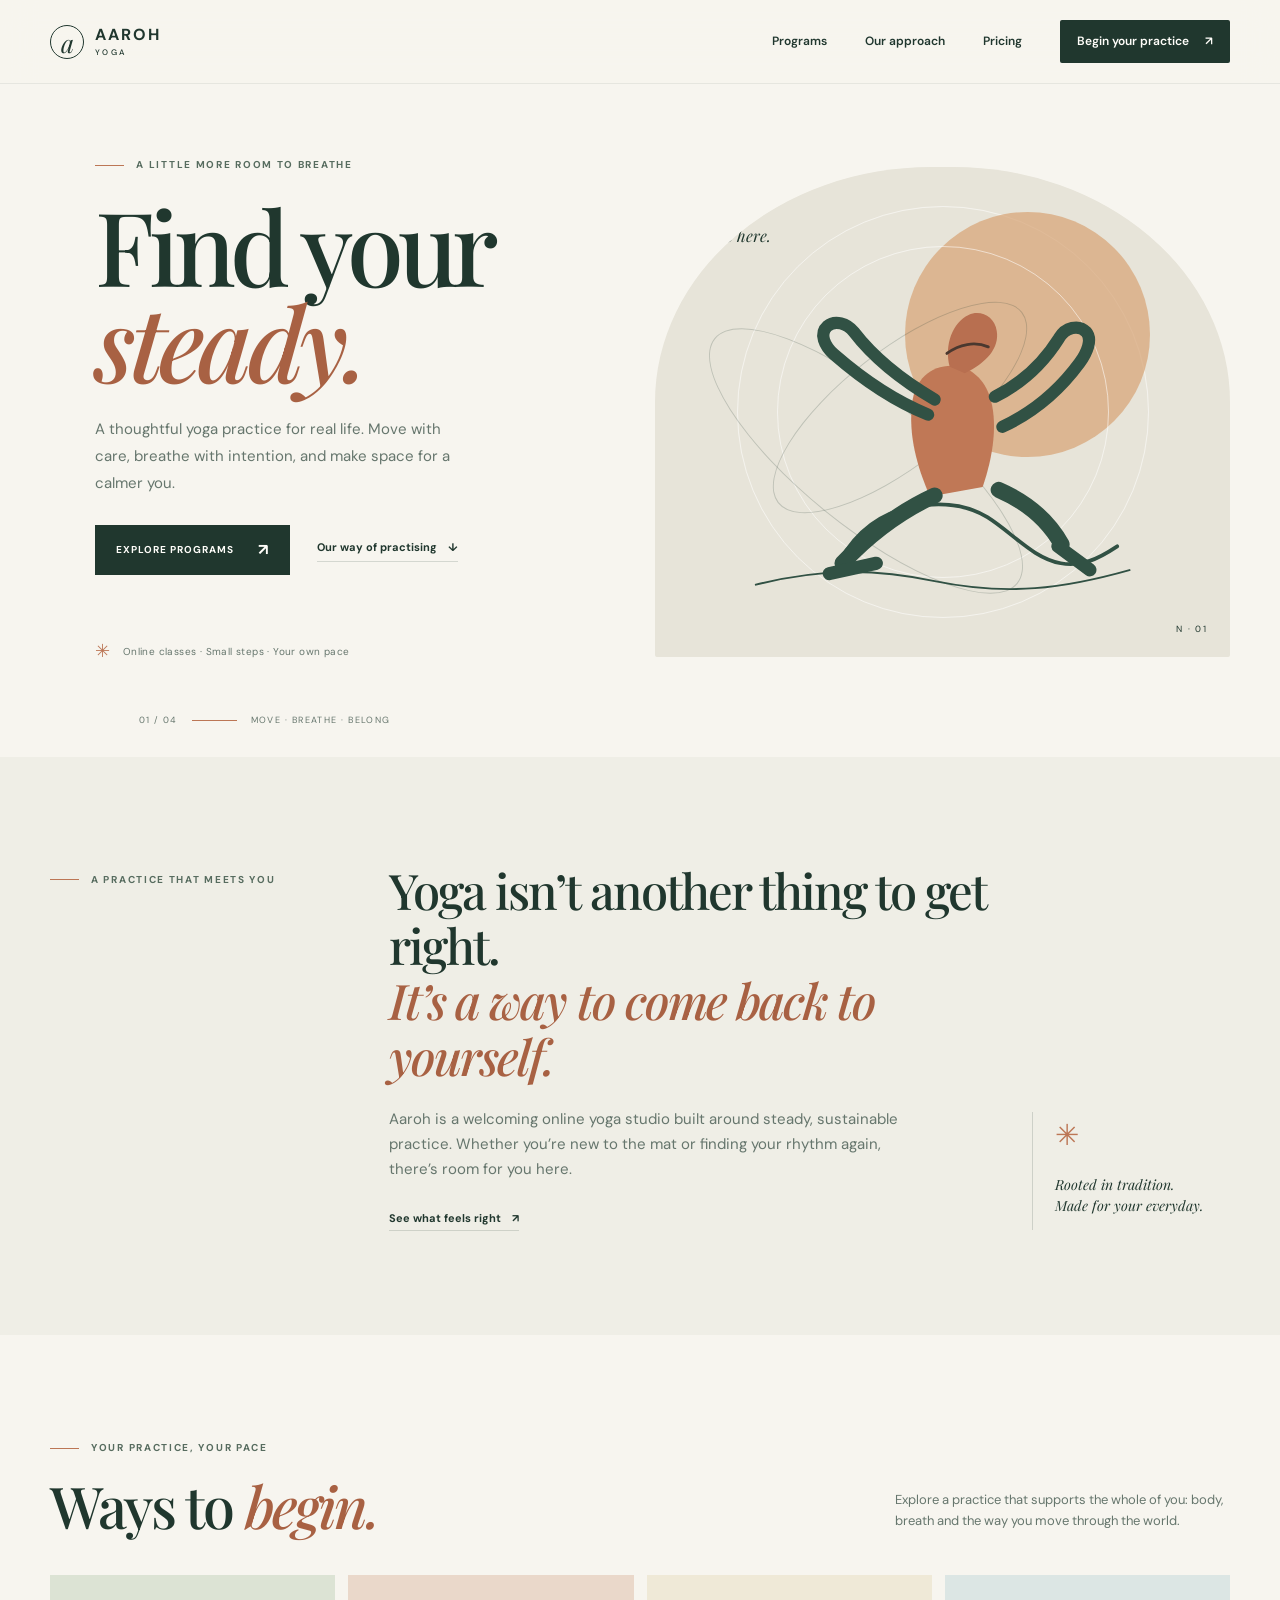
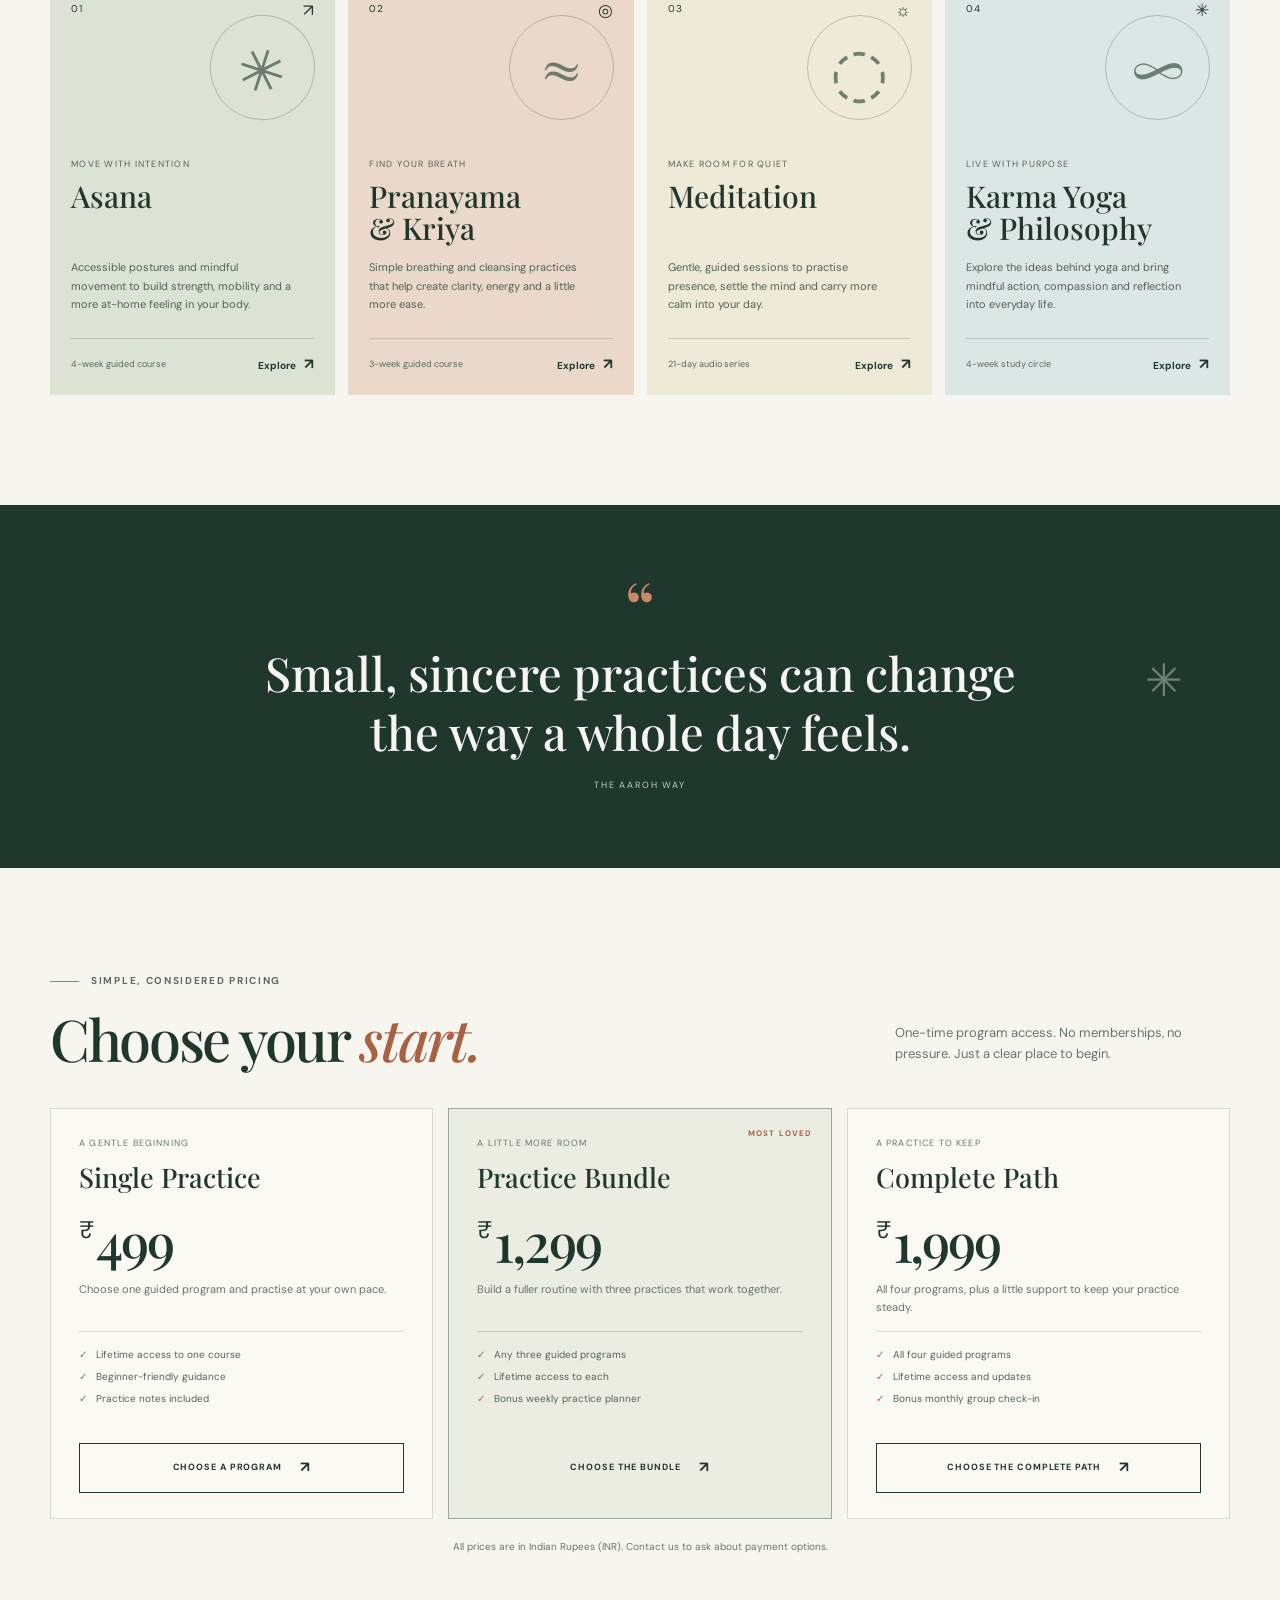
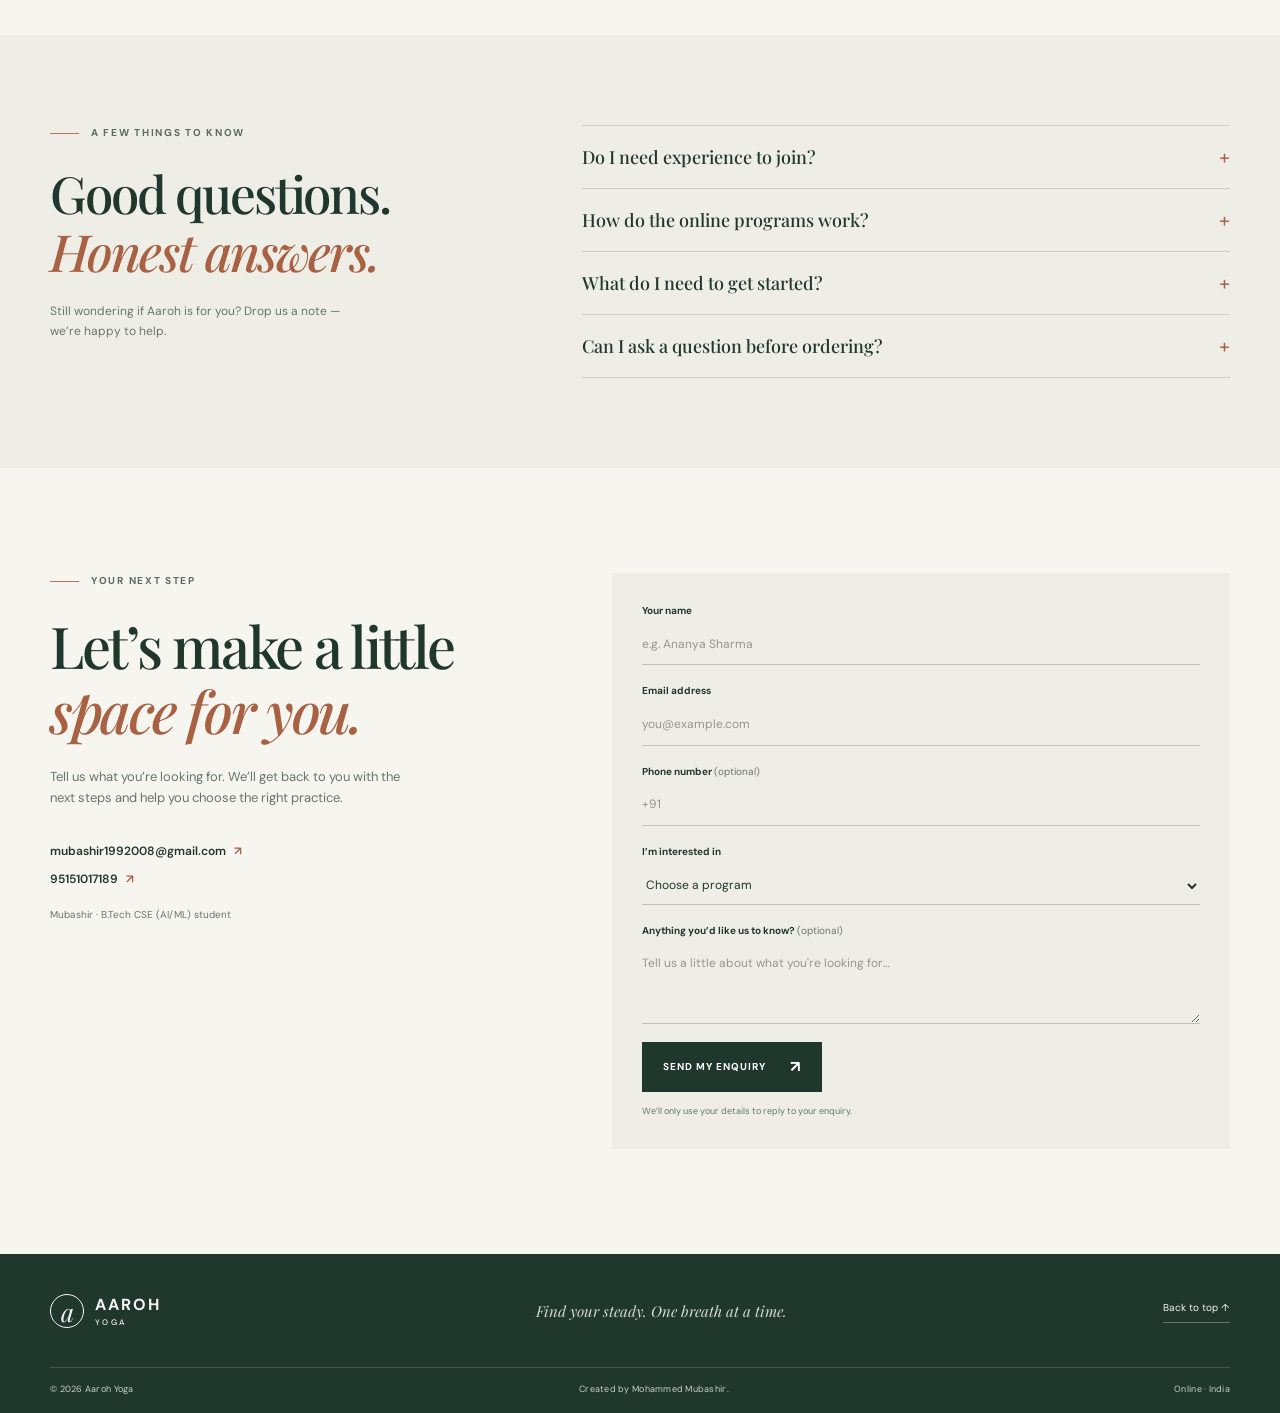
<file: index.html>
<!doctype html>
<html lang="en"><head><meta charset="utf-8"><meta name="viewport" content="width=device-width, initial-scale=1"><meta name="theme-color" content="#f7f5ef"><meta name="description" content="Thoughtful online yoga programs in asana, pranayama, kriya, meditation and karma yoga philosophy."><title>Aaroh Yoga — Find your steady</title><link rel="preconnect" href="https://fonts.googleapis.com"><link rel="preconnect" href="https://fonts.gstatic.com" crossorigin><link href="https://fonts.googleapis.com/css2?family=DM+Sans:wght@400;500;600;700&family=Playfair+Display:wght@500;600;700&display=swap" rel="stylesheet"><link rel="stylesheet" href="styles.css"></head>
<body><a class="skip-link" href="#main">Skip to content</a><header class="site-header"><nav class="nav wrap" aria-label="Main navigation"><a class="brand" href="#home"><span class="brand-mark">a</span><span>AAROH<span class="brand-sub">YOGA</span></span></a><button class="menu-toggle" aria-expanded="false" aria-controls="nav-links" aria-label="Open navigation"><span></span><span></span></button><div class="nav-links" id="nav-links"><a href="#programs">Programs</a><a href="#approach">Our approach</a><a href="#pricing">Pricing</a><a href="#contact" class="nav-cta">Begin your practice <span>↗</span></a></div></nav></header>
<main id="main"><section class="hero wrap" id="home"><div class="hero-copy"><p class="eyebrow"><span class="eyebrow-line"></span>A little more room to breathe</p><h1>Find your<br><em>steady.</em></h1><p class="hero-text">A thoughtful yoga practice for real life. Move with care, breathe with intention, and make space for a calmer you.</p><div class="hero-actions"><a class="button button-dark" href="#programs">Explore programs <span>↗</span></a><a class="text-link" href="#approach">Our way of practising <span>↓</span></a></div><div class="hero-note"><span class="note-icon">✳</span><span>Online classes · Small steps · Your own pace</span></div></div><div class="hero-art" aria-label="Illustration of a person practising yoga at sunrise"><div class="sun"></div><div class="art-orbit orbit-one"></div><div class="art-orbit orbit-two"></div><svg class="yoga-figure" viewBox="0 0 460 500" aria-hidden="true"><path d="M31 424c67-17 124-18 191-4 78 16 137 8 208-12" fill="none" stroke="#315144" stroke-width="2"/><path d="M115 410c21-44 55-68 99-71 23-2 46 2 64 13 27 17 49 44 78 49 21 4 39-4 60-18" fill="none" stroke="#315144" stroke-width="4" stroke-linecap="round"/><path d="M217 330c-14-32-23-65-19-99 3-25 19-40 42-40 18 0 33 12 40 31 10 29 4 66-7 98" fill="#c07856"/><path d="M238 192c-6-23 3-47 20-55 13-6 28 2 30 17 3 18-11 34-34 45" fill="#b86f50"/><path d="M222 329c-39 18-69 41-98 72M290 323c30 13 52 31 67 58" fill="none" stroke="#315144" stroke-width="17" stroke-linecap="round"/><path d="M160 401l-50 11M353 383l34 25" fill="none" stroke="#315144" stroke-width="14" stroke-linecap="round"/><path d="M222 227c-34-20-63-42-86-72-7-9-20-13-28-6-9 8-3 21 7 30 31 27 63 49 100 64" fill="none" stroke="#315144" stroke-width="13" stroke-linecap="round"/><path d="M286 224c30-15 51-35 68-62 7-12 21-15 29-7 7 8 1 22-7 33-22 30-48 52-82 68" fill="none" stroke="#315144" stroke-width="13" stroke-linecap="round"/><path d="M235 178c13-10 30-13 44-7" fill="none" stroke="#4a382f" stroke-width="3" stroke-linecap="round"/></svg><span class="art-caption">Breathe in.<br>Breathe here.</span><span class="art-stamp">N · 01</span></div><div class="hero-bottom"><span>01 / 04</span><span class="bottom-rule"></span><span>Move · Breathe · Belong</span></div></section>
<section class="intro band" id="approach"><div class="wrap intro-grid"><p class="eyebrow"><span class="eyebrow-line"></span>A practice that meets you</p><div><h2>Yoga isn’t another thing to get right.<br><em>It’s a way to come back to yourself.</em></h2><p class="intro-body">Aaroh is a welcoming online yoga studio built around steady, sustainable practice. Whether you’re new to the mat or finding your rhythm again, there’s room for you here.</p><a class="text-link" href="#programs">See what feels right <span>↗</span></a></div><div class="intro-aside"><span class="big-asterisk">✳</span><p>Rooted in tradition.<br>Made for your everyday.</p></div></div></section>
<section class="programs section wrap" id="programs"><div class="section-head"><div><p class="eyebrow"><span class="eyebrow-line"></span>Your practice, your pace</p><h2>Ways to <em>begin.</em></h2></div><p class="section-intro">Explore a practice that supports the whole of you: body, breath and the way you move through the world.</p></div><div class="program-grid">
<article class="program-card card-olive"><div class="card-top"><span class="card-number">01</span><span class="card-icon">↗</span></div><div class="line-art pose-one">✳</div><p class="card-kicker">Move with intention</p><h3>Asana</h3><p>Accessible postures and mindful movement to build strength, mobility and a more at-home feeling in your body.</p><div class="card-foot"><span>4-week guided course</span><button class="choose-program" data-program="Asana Foundations">Explore <span>↗</span></button></div></article>
<article class="program-card card-clay"><div class="card-top"><span class="card-number">02</span><span class="card-icon">◎</span></div><div class="line-art pose-two">≈</div><p class="card-kicker">Find your breath</p><h3>Pranayama<br>&amp; Kriya</h3><p>Simple breathing and cleansing practices that help create clarity, energy and a little more ease.</p><div class="card-foot"><span>3-week guided course</span><button class="choose-program" data-program="Pranayama & Kriya">Explore <span>↗</span></button></div></article>
<article class="program-card card-sand"><div class="card-top"><span class="card-number">03</span><span class="card-icon">☼</span></div><div class="line-art pose-three">◌</div><p class="card-kicker">Make room for quiet</p><h3>Meditation</h3><p>Gentle, guided sessions to practise presence, settle the mind and carry more calm into your day.</p><div class="card-foot"><span>21-day audio series</span><button class="choose-program" data-program="Meditation & Mindfulness">Explore <span>↗</span></button></div></article>
<article class="program-card card-blue"><div class="card-top"><span class="card-number">04</span><span class="card-icon">✳</span></div><div class="line-art pose-four">∞</div><p class="card-kicker">Live with purpose</p><h3>Karma Yoga<br>&amp; Philosophy</h3><p>Explore the ideas behind yoga and bring mindful action, compassion and reflection into everyday life.</p><div class="card-foot"><span>4-week study circle</span><button class="choose-program" data-program="Karma Yoga & Philosophy">Explore <span>↗</span></button></div></article></div></section>
<section class="quote-section"><div class="wrap quote-inner"><span class="quote-mark">“</span><blockquote>Small, sincere practices can change the way a whole day feels.</blockquote><p>THE AAROH WAY</p><span class="quote-flower">✳</span></div></section>
<section class="pricing section wrap" id="pricing"><div class="section-head"><div><p class="eyebrow"><span class="eyebrow-line"></span>Simple, considered pricing</p><h2>Choose your <em>start.</em></h2></div><p class="section-intro">One-time program access. No memberships, no pressure. Just a clear place to begin.</p></div><div class="price-grid"><article class="price-card"><span class="price-label">A gentle beginning</span><h3>Single Practice</h3><p class="price-value"><span>₹</span>499</p><p class="price-desc">Choose one guided program and practise at your own pace.</p><ul><li>Lifetime access to one course</li><li>Beginner-friendly guidance</li><li>Practice notes included</li></ul><button class="button button-outline choose-program" data-program="Single Practice — choose one program">Choose a program <span>↗</span></button></article><article class="price-card price-featured"><span class="price-badge">MOST LOVED</span><span class="price-label">A little more room</span><h3>Practice Bundle</h3><p class="price-value"><span>₹</span>1,299</p><p class="price-desc">Build a fuller routine with three practices that work together.</p><ul><li>Any three guided programs</li><li>Lifetime access to each</li><li>Bonus weekly practice planner</li></ul><button class="button button-dark choose-program" data-program="Practice Bundle — choose 3 programs">Choose the bundle <span>↗</span></button></article><article class="price-card"><span class="price-label">A practice to keep</span><h3>Complete Path</h3><p class="price-value"><span>₹</span>1,999</p><p class="price-desc">All four programs, plus a little support to keep your practice steady.</p><ul><li>All four guided programs</li><li>Lifetime access and updates</li><li>Bonus monthly group check-in</li></ul><button class="button button-outline choose-program" data-program="Complete Path — all four programs">Choose the complete path <span>↗</span></button></article></div><p class="price-note">All prices are in Indian Rupees (INR). Contact us to ask about payment options.</p></section>
<section class="faq band"><div class="wrap faq-grid"><div><p class="eyebrow"><span class="eyebrow-line"></span>A few things to know</p><h2>Good questions.<br><em>Honest answers.</em></h2><p>Still wondering if Aaroh is for you? Drop us a note — we’re happy to help.</p></div><div class="faq-list"><details><summary>Do I need experience to join? <span>+</span></summary><p>No. Our programs are designed to welcome beginners and offer options so you can move at a pace that feels right.</p></details><details><summary>How do the online programs work? <span>+</span></summary><p>After we confirm your order, you’ll receive access details by email. You can practise from home and revisit your materials whenever you like.</p></details><details><summary>What do I need to get started? <span>+</span></summary><p>A comfortable space, a mat or soft floor, and a few minutes for yourself. Props are optional; a folded blanket or cushion can help.</p></details><details><summary>Can I ask a question before ordering? <span>+</span></summary><p>Absolutely. Use the form below, or email Mubashir directly at mubashir1992008@gmail.com.</p></details></div></div></section>
<section class="contact section wrap" id="contact"><div class="contact-copy"><p class="eyebrow"><span class="eyebrow-line"></span>Your next step</p><h2>Let’s make a little<br><em>space for you.</em></h2><p>Tell us what you’re looking for. We’ll get back to you with the next steps and help you choose the right practice.</p><div class="contact-details"><a href="mailto:mubashir1992008@gmail.com">mubashir1992008@gmail.com <span>↗</span></a><a href="tel:95151017189">95151017189 <span>↗</span></a><span class="contact-owner">Mubashir · B.Tech CSE (AI/ML) student</span></div></div><form class="contact-form" name="aaroh-enquiry" method="POST" data-netlify="true" netlify-honeypot="bot-field" action="/success.html"><input type="hidden" name="form-name" value="aaroh-enquiry"><p class="hidden"><label>Leave this empty: <input name="bot-field"></label></p><label for="name">Your name</label><input id="name" name="name" autocomplete="name" required placeholder="e.g. Ananya Sharma"><label for="email">Email address</label><input id="email" name="email" type="email" autocomplete="email" required placeholder="you@example.com"><label for="phone">Phone number <span class="optional">(optional)</span></label><input id="phone" name="phone" type="tel" autocomplete="tel" placeholder="+91"><label for="program">I’m interested in</label><select id="program" name="program" required><option value="" disabled selected>Choose a program</option><option>Asana Foundations</option><option>Pranayama &amp; Kriya</option><option>Meditation &amp; Mindfulness</option><option>Karma Yoga &amp; Philosophy</option><option>Single Practice — choose one program</option><option>Practice Bundle — choose 3 programs</option><option>Complete Path — all four programs</option><option>I have a question</option></select><label for="message">Anything you’d like us to know? <span class="optional">(optional)</span></label><textarea id="message" name="message" rows="3" placeholder="Tell us a little about what you're looking for…"></textarea><button class="button button-dark form-submit" type="submit">Send my enquiry <span>↗</span></button><p class="form-note">We’ll only use your details to reply to your enquiry.</p></form></section></main>
<footer class="footer"><div class="wrap footer-main"><a class="brand brand-light" href="#home"><span class="brand-mark">a</span><span>AAROH<span class="brand-sub">YOGA</span></span></a><p>Find your steady. One breath at a time.</p><a class="back-top" href="#home">Back to top ↑</a></div><div class="wrap footer-bottom"><span>© <span id="year">2026</span> Aaroh Yoga</span><span>Created by Mohammed Mubashir.</span><span>Online · India</span></div></footer><script src="script.js" defer></script></body></html>
</file>
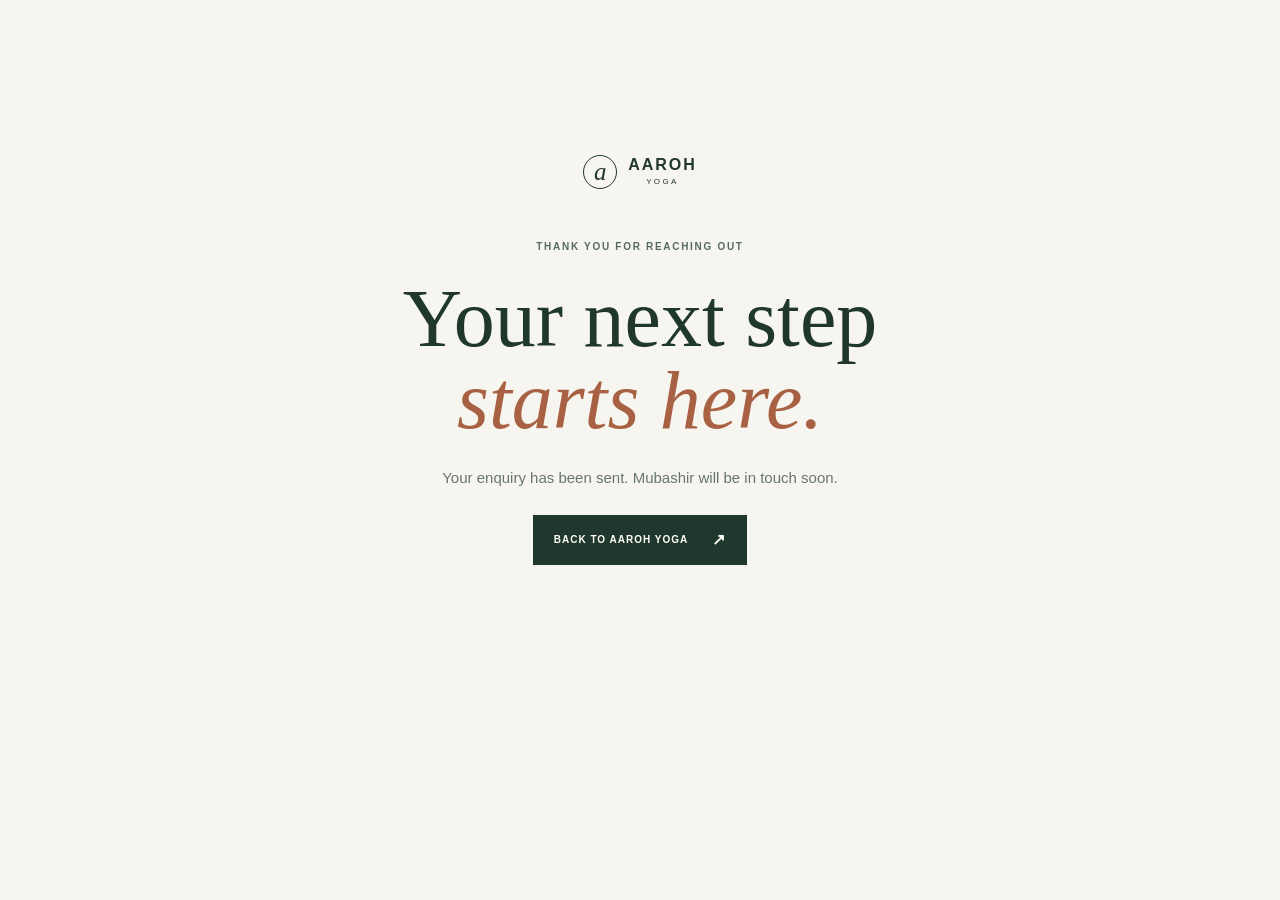
<file: success.html>
<!doctype html><html lang="en"><head><meta charset="utf-8"><meta name="viewport" content="width=device-width, initial-scale=1"><meta name="theme-color" content="#f7f5ef"><title>Enquiry received — Aaroh Yoga</title><link rel="stylesheet" href="styles.css"></head><body><main class="wrap success-page"><div><a class="brand" href="index.html"><span class="brand-mark">a</span><span>AAROH<span class="brand-sub">YOGA</span></span></a><p class="eyebrow success-eyebrow">Thank you for reaching out</p><h1>Your next step<br><em>starts here.</em></h1><p class="success-text">Your enquiry has been sent. Mubashir will be in touch soon.</p><a class="button button-dark" href="index.html">Back to Aaroh Yoga <span>↗</span></a></div></main></body></html>
</file>
<file: styles.css>
:root{--ink:#20372e;--muted:#66766d;--paper:#f7f5ef;--olive:#dce3d4;--clay:#ead8ca;--sand:#efe9d7;--blue:#dce6e4;--accent:#bc7655;--line:rgba(32,55,46,.16);--serif:'Playfair Display',Georgia,serif;--sans:'DM Sans',Arial,sans-serif}*{box-sizing:border-box}html{scroll-behavior:smooth;scroll-padding-top:90px}body{margin:0;color:var(--ink);background:var(--paper);font-family:var(--sans);font-size:15px;line-height:1.65}a{color:inherit;text-decoration:none}button,input,select,textarea{font:inherit}.wrap{width:min(1180px,calc(100% - 64px));margin-inline:auto}.skip-link{position:absolute;left:-9999px;top:8px;background:var(--ink);color:#fff;padding:10px 16px;z-index:30}.skip-link:focus{left:8px}.site-header{height:84px;position:sticky;top:0;z-index:20;background:rgba(247,245,239,.94);backdrop-filter:blur(16px);border-bottom:1px solid rgba(32,55,46,.08)}.nav{height:100%;display:flex;align-items:center;justify-content:space-between}.brand{display:inline-flex;align-items:center;gap:11px;font-size:16px;font-weight:700;letter-spacing:.12em;line-height:1}.brand-mark{width:34px;height:34px;display:grid;place-items:center;border:1px solid currentColor;border-radius:50%;font:italic 25px var(--serif);letter-spacing:0}.brand-sub{display:block;font-size:8px;letter-spacing:.3em;margin-top:5px;font-weight:500}.nav-links{display:flex;align-items:center;gap:38px;font-size:12px;font-weight:600}.nav-links>a:not(.nav-cta){transition:opacity .2s}.nav-links>a:hover,.text-link:hover{opacity:.65}.nav-cta{background:var(--ink);color:#fffefa;padding:12px 17px;border-radius:2px}.nav-cta span{margin-left:13px}.menu-toggle{display:none}.hero{min-height:620px;display:grid;grid-template-columns:1fr .95fr;align-items:center;position:relative;padding:58px 0 75px}.hero-copy{padding:15px 0 15px 7.5%;position:relative;z-index:2}.eyebrow{font-size:10px;text-transform:uppercase;letter-spacing:.17em;font-weight:700;display:flex;align-items:center;gap:12px;color:#576c5f;margin:0 0 23px}.eyebrow-line{width:29px;height:1px;background:var(--accent);display:inline-block}.hero h1{font:500 clamp(68px,8vw,112px)/.94 var(--serif);letter-spacing:-.055em;margin:0}.hero h1 em,h2 em{font-weight:500;color:#a86143}.hero-text{font-size:15px;color:var(--muted);max-width:370px;margin:27px 0 28px;line-height:1.8}.hero-actions{display:flex;align-items:center;gap:27px}.button{border:0;display:inline-flex;justify-content:center;align-items:center;gap:24px;min-height:50px;padding:0 21px;text-transform:uppercase;font-size:10px;font-weight:700;letter-spacing:.1em;cursor:pointer;transition:transform .2s,background .2s}.button:hover{transform:translateY(-2px)}.button-dark{background:var(--ink);color:#fffefa}.button-dark:hover{background:#354f43}.button span{font-size:16px}.text-link{font-size:11px;font-weight:700;border-bottom:1px solid var(--line);padding-bottom:5px;transition:opacity .2s}.text-link span{margin-left:8px}.hero-note{margin-top:62px;display:flex;align-items:center;gap:12px;color:var(--muted);font-size:10px;letter-spacing:.04em}.note-icon{font-size:18px;color:var(--accent)}.hero-art{height:490px;position:relative;overflow:hidden;background:#e7e4d9;display:grid;place-items:center;border-radius:48% 48% 2px 2px}.hero-art:before,.hero-art:after{content:"";position:absolute;border:1px solid rgba(255,255,255,.55);border-radius:50%;width:410px;height:410px}.hero-art:after{width:330px;height:330px}.sun{position:absolute;width:245px;height:245px;background:#d9a578;opacity:.72;border-radius:50%;top:45px;right:80px}.yoga-figure{position:absolute;width:78%;height:96%;bottom:0;z-index:2}.art-orbit{position:absolute;z-index:1;border:1px solid rgba(32,55,46,.2);border-radius:50%;width:310px;height:115px;transform:rotate(-38deg);top:183px;left:90px}.orbit-two{width:390px;height:130px;transform:rotate(39deg);top:229px;left:16px}.art-caption{position:absolute;left:25px;top:38px;font:italic 16px var(--serif);line-height:1.3;z-index:3}.art-stamp{position:absolute;right:22px;bottom:20px;font-size:9px;letter-spacing:.2em;z-index:3}.hero-bottom{position:absolute;left:7.5%;bottom:29px;display:flex;align-items:center;gap:14px;font-size:9px;text-transform:uppercase;letter-spacing:.16em;color:var(--muted)}.bottom-rule{display:block;width:45px;height:1px;background:var(--accent)}.band{background:#efeee6}.intro{padding:105px 0}.intro-grid{display:grid;grid-template-columns:1fr 2fr .65fr;gap:35px;align-items:start}.intro .eyebrow{margin-top:10px}.intro h2,.section h2,.faq h2,.contact h2{font:500 clamp(36px,4.5vw,58px)/1.13 var(--serif);letter-spacing:-.04em;margin:0}.intro h2{font-size:clamp(33px,4vw,49px)}.intro-body{color:var(--muted);max-width:510px;margin:24px 0}.intro-aside{align-self:end;border-left:1px solid var(--line);padding-left:22px;margin-top:50px}.big-asterisk{font-size:29px;color:var(--accent)}.intro-aside p{font:italic 14px/1.5 var(--serif)}.section{padding-top:105px;padding-bottom:110px}.section-head{display:flex;align-items:end;justify-content:space-between;margin-bottom:37px}.section-head .eyebrow{margin-bottom:16px}.section-intro{max-width:335px;color:var(--muted);font-size:13px;margin:0 0 6px}.program-grid{display:grid;grid-template-columns:repeat(4,1fr);gap:13px}.program-card{min-height:420px;padding:21px 21px 18px;position:relative;display:flex;flex-direction:column;overflow:hidden}.card-olive{background:var(--olive)}.card-clay{background:var(--clay)}.card-sand{background:var(--sand)}.card-blue{background:var(--blue)}.card-top{display:flex;justify-content:space-between;align-items:center;position:relative;z-index:2}.card-number{font-size:10px;letter-spacing:.1em}.card-icon{font-size:17px}.line-art{position:absolute;top:40px;right:20px;width:105px;height:105px;border:1px solid rgba(32,55,46,.25);border-radius:50%;display:grid;place-items:center;font:58px var(--serif);color:rgba(32,55,46,.6)}.pose-one{transform:rotate(18deg)}.pose-two{font-size:68px;font-weight:400}.pose-three{font-size:67px}.pose-four{font-size:67px}.card-kicker{font-size:9px;text-transform:uppercase;letter-spacing:.14em;margin:auto 0 8px;color:#52645a}.program-card h3{font:500 30px/1.08 var(--serif);margin:0 0 13px;min-height:65px}.program-card>p:not(.card-kicker){font-size:11px;color:#536259;line-height:1.7;margin:0;max-width:220px}.card-foot{border-top:1px solid rgba(32,55,46,.19);padding-top:13px;margin-top:24px;display:flex;justify-content:space-between;align-items:center;gap:8px;font-size:9px}.card-foot>span{color:#58675e}.choose-program{border:0;background:none;padding:0;color:var(--ink);font-size:10px;font-weight:700;cursor:pointer;white-space:nowrap}.choose-program span{font-size:15px;margin-left:6px}.quote-section{background:var(--ink);color:var(--paper);padding:75px 0;text-align:center;position:relative;overflow:hidden}.quote-inner{position:relative}.quote-mark{font:76px/.7 var(--serif);color:#c98967;display:block}.quote-section blockquote{font:500 clamp(29px,4vw,47px)/1.25 var(--serif);max-width:770px;margin:11px auto 17px}.quote-section p{font-size:9px;letter-spacing:.2em;color:#c7cfc7;margin:0}.quote-flower{position:absolute;right:4%;top:30%;font-size:45px;color:#718274}
.pricing{padding-bottom:80px}.price-grid{display:grid;grid-template-columns:repeat(3,1fr);gap:15px}.price-card{border:1px solid var(--line);padding:27px 28px 25px;position:relative;min-height:390px;display:flex;flex-direction:column;background:rgba(255,254,250,.35)}.price-featured{background:#ebece2;border-color:#9ba99c}.price-badge{position:absolute;right:18px;top:18px;font-size:8px;letter-spacing:.15em;color:#a86143;font-weight:700}.price-label{font-size:9px;text-transform:uppercase;letter-spacing:.13em;color:var(--muted)}.price-card h3{font:500 27px var(--serif);margin:8px 0 0}.price-value{font:500 54px/1 var(--serif);letter-spacing:-.04em;margin:19px 0 12px}.price-value span{font:400 24px var(--sans);vertical-align:top;margin-right:4px}.price-desc{font-size:11px;color:var(--muted);min-height:42px;margin:0}.price-card ul{list-style:none;padding:12px 0 18px;margin:9px 0 15px;border-top:1px solid var(--line);font-size:10px;color:#52645a;line-height:2.2}.price-card li:before{content:'✓';color:#a86143;margin-right:9px}.button-outline{border:1px solid var(--ink);color:var(--ink);background:transparent;margin-top:auto}.price-card .button{font-size:9px;padding-inline:13px;gap:12px}.price-note{text-align:center;font-size:10px;color:var(--muted);margin:20px 0 0}.faq{padding:90px 0}.faq-grid{display:grid;grid-template-columns:.8fr 1.2fr;gap:100px}.faq h2{font-size:clamp(38px,4vw,52px)}.faq-grid>div:first-child>p:last-child{font-size:12px;color:var(--muted);max-width:290px;margin-top:22px}.faq-list details{border-bottom:1px solid var(--line);padding:18px 0}.faq-list details:first-child{border-top:1px solid var(--line)}.faq-list summary{list-style:none;cursor:pointer;font:500 18px var(--serif);display:flex;justify-content:space-between;align-items:center}.faq-list summary::-webkit-details-marker{display:none}.faq-list summary span{font:20px var(--sans);color:#a86143;transition:transform .2s}.faq-list details[open] summary span{transform:rotate(45deg)}.faq-list details p{color:var(--muted);font-size:12px;max-width:550px;margin:12px 25px 2px 0}.contact{display:grid;grid-template-columns:.85fr 1.15fr;gap:105px;padding-top:105px;padding-bottom:105px}.contact-copy>p:not(.eyebrow){font-size:13px;color:var(--muted);max-width:365px;margin:23px 0}.contact-details{display:grid;gap:9px;margin-top:33px}.contact-details a{font-size:12px;font-weight:600}.contact-details a span{color:#a86143;margin-left:5px}.contact-owner{font-size:10px;color:var(--muted);margin-top:8px}.contact-form{background:#efeee6;padding:30px;display:grid;grid-template-columns:1fr;align-content:start}.contact-form label{font-size:10px;font-weight:700;margin:0 0 6px}.contact-form input,.contact-form select,.contact-form textarea{width:100%;border:0;border-bottom:1px solid rgba(32,55,46,.23);background:transparent;padding:9px 0 10px;margin-bottom:18px;color:var(--ink);outline:none;font-size:12px;border-radius:0}.contact-form input:focus,.contact-form select:focus,.contact-form textarea:focus{border-color:#a86143}.contact-form input::placeholder,.contact-form textarea::placeholder{color:#91978f}.contact-form textarea{resize:vertical}.optional{font-weight:400;color:var(--muted)}.form-submit{justify-self:start}.form-note{font-size:9px;color:var(--muted);margin:12px 0 0}.hidden{display:none}.footer{background:var(--ink);color:var(--paper);padding:32px 0 16px}.footer-main{display:flex;align-items:center;justify-content:space-between;padding-bottom:31px}.brand-light{color:var(--paper)}.footer-main>p{font:italic 15px var(--serif);color:#d4d9d2}.back-top{font-size:10px;border-bottom:1px solid rgba(255,255,255,.3);padding-bottom:5px}.footer-bottom{border-top:1px solid rgba(255,255,255,.16);padding-top:14px;display:flex;justify-content:space-between;font-size:9px;letter-spacing:.03em;color:#c7cfc7}.fade-in{opacity:0;transform:translateY(16px);transition:opacity .65s ease,transform .65s ease}.fade-in.is-visible{opacity:1;transform:none}.success-page{min-height:80vh;display:grid;place-items:center;text-align:center}.success-page h1{font:500 clamp(48px,8vw,82px)/1 var(--serif);margin:0}.success-page h1 em{color:#a86143}.success-eyebrow{justify-content:center;margin-top:50px}.success-text{max-width:440px;color:var(--muted);margin:24px auto}
@media(max-width:950px){.program-grid{grid-template-columns:repeat(2,1fr)}.program-card{min-height:375px}.hero-copy{padding-left:2%}.hero{gap:15px}.intro-grid{grid-template-columns:.75fr 2fr}.intro-aside{display:none}.contact{gap:50px}.faq-grid{gap:55px}}
@media(max-width:700px){.wrap{width:min(100% - 38px,540px)}.site-header{height:70px}.menu-toggle{display:flex;flex-direction:column;gap:5px;background:none;border:0;padding:10px;cursor:pointer}.menu-toggle span{width:22px;height:1px;background:var(--ink)}.nav-links{display:none;position:absolute;top:69px;left:0;right:0;background:var(--paper);padding:20px 24px 26px;flex-direction:column;align-items:stretch;gap:18px;border-bottom:1px solid var(--line)}.nav-links.open{display:flex}.nav-cta{text-align:center}.hero{display:flex;flex-direction:column;align-items:stretch;padding:56px 0 67px;gap:35px}.hero-copy{padding:0}.hero h1{font-size:76px}.hero-text{max-width:400px}.hero-note{margin-top:35px}.hero-art{height:390px;width:100%;max-width:470px;align-self:center}.sun{width:200px;height:200px}.yoga-figure{width:80%}.hero-bottom{left:0;bottom:23px}.intro{padding:69px 0}.intro-grid{display:block}.intro .eyebrow{margin:0 0 20px}.intro h2{font-size:35px}.intro-body{font-size:13px}.section{padding-top:73px;padding-bottom:76px}.section-head{display:block}.section-head .section-intro{margin-top:17px}.section h2{font-size:43px}.program-grid{grid-template-columns:1fr 1fr;gap:9px}.program-card{padding:16px 14px;min-height:365px}.program-card h3{font-size:26px;min-height:58px}.program-card>p:not(.card-kicker){font-size:10px}.line-art{width:80px;height:80px;top:44px;right:14px;font-size:48px}.card-foot{font-size:8px;align-items:flex-end}.choose-program{font-size:9px}.quote-section{padding:62px 0}.quote-flower{right:-2%;font-size:32px}.price-grid{grid-template-columns:1fr;gap:12px}.price-card{min-height:auto;padding:24px}.price-desc{min-height:0}.price-card ul{margin-bottom:9px}.faq{padding:68px 0}.faq-grid{grid-template-columns:1fr;gap:30px}.faq-list summary{font-size:16px}.contact{grid-template-columns:1fr;gap:35px;padding-top:73px;padding-bottom:75px}.contact h2{font-size:45px}.contact-form{padding:23px 19px}.footer-main{flex-wrap:wrap;gap:15px}.footer-main>p{order:3;width:100%;margin:0}.footer-bottom{gap:8px;flex-wrap:wrap}.footer-bottom span:nth-child(2){display:none}}
@media(max-width:390px){.hero-actions{align-items:flex-start;flex-direction:column;gap:16px}.program-grid{grid-template-columns:1fr}.program-card{min-height:330px}.line-art{width:95px;height:95px}}
</file>
